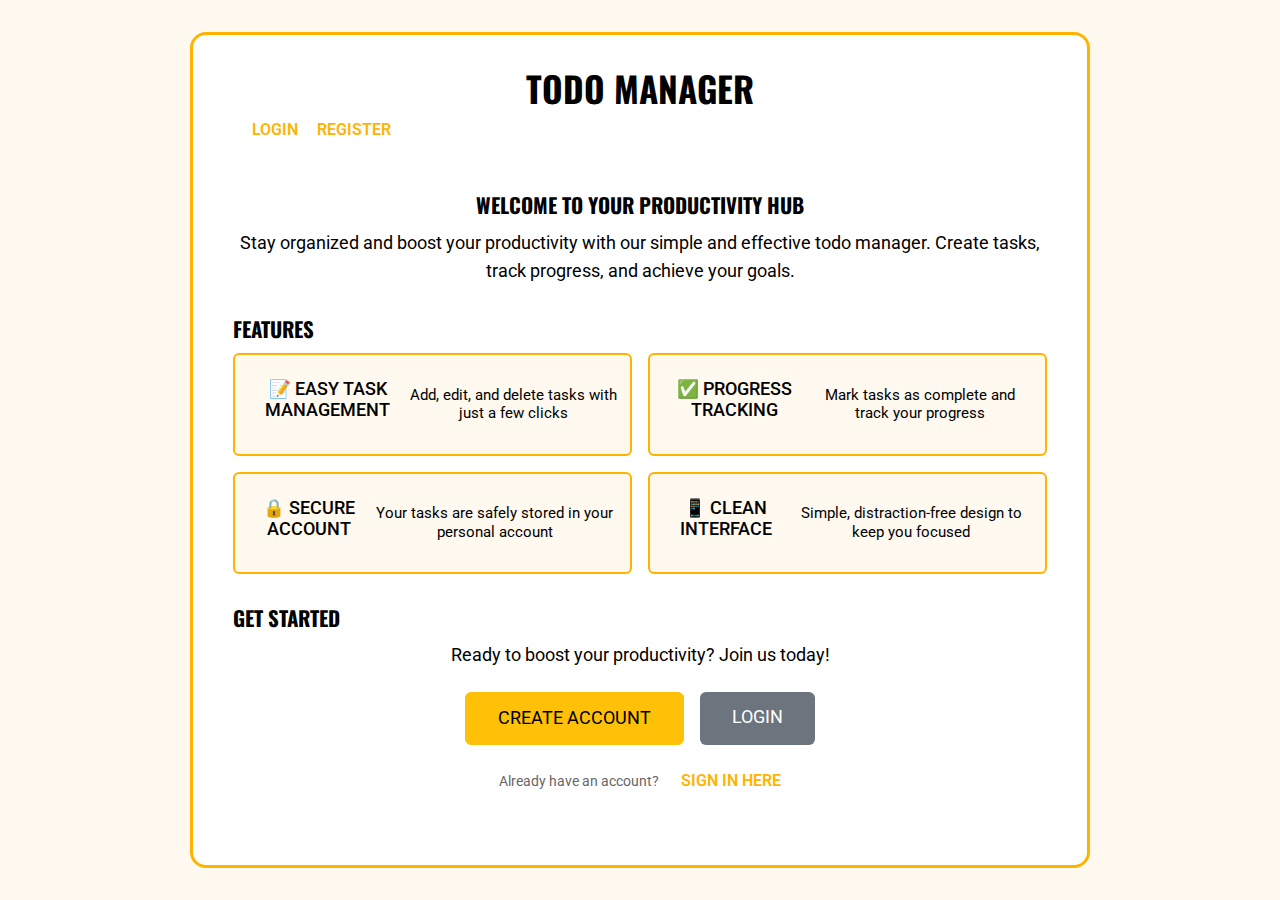
<file: index.html>
<!DOCTYPE html>
<html lang="en">
<head>
  <meta charset="UTF-8">
  <title>Minimal Productivity ToDo Manager</title>
  <meta name="viewport" content="width=device-width, initial-scale=1.0">
  <!-- Google Fonts: Oswald for headings, Roboto for body -->
  <link href="https://fonts.googleapis.com/css?family=Oswald:400,700&display=swap" rel="stylesheet">
  <link href="https://fonts.googleapis.com/css?family=Roboto:400,500,700&display=swap" rel="stylesheet">
  <!-- Bootstrap CSS -->
  <link href="https://cdn.jsdelivr.net/npm/bootstrap@5.3.0/dist/css/bootstrap.min.css" rel="stylesheet">
  <link rel="stylesheet" href="assets/styles.css">
</head>
<body>
  <div class="container">
    <header class="header-row" role="banner">
      <h1>TODO MANAGER</h1>
      <div id="user-actions">
        <a class="header-link" href="login.html">Login</a>
        <a class="header-link" href="register.html">Register</a>
      </div>
    </header>
    <main>
      <!-- Welcome Section -->
      <section id="welcome" style="margin-bottom: 2rem; text-align: center;">
        <h2>Welcome to Your Productivity Hub</h2>
        <p style="font-size: 1.1rem; margin-bottom: 2rem; line-height: 1.6;">
          Stay organized and boost your productivity with our simple and effective todo manager. 
          Create tasks, track progress, and achieve your goals.
        </p>
      </section>

      <!-- Features Section -->
      <section id="features" style="margin-bottom: 2rem;">
        <h2>Features</h2>
        <div style="display: grid; grid-template-columns: 1fr 1fr; gap: 1rem; margin-bottom: 2rem;">
          <div class="todo-item" style="height: auto !important; min-height: auto !important; max-height: none !important; padding: 1.5rem 0.75rem; text-align: center;">
            <h3 style="margin-bottom: 0.5rem; font-size: 1.1rem;">📝 Easy Task Management</h3>
            <p style="margin: 0; font-size: 0.95rem;">Add, edit, and delete tasks with just a few clicks</p>
          </div>
          <div class="todo-item" style="height: auto !important; min-height: auto !important; max-height: none !important; padding: 1.5rem 0.75rem; text-align: center;">
            <h3 style="margin-bottom: 0.5rem; font-size: 1.1rem;">✅ Progress Tracking</h3>
            <p style="margin: 0; font-size: 0.95rem;">Mark tasks as complete and track your progress</p>
          </div>
          <div class="todo-item" style="height: auto !important; min-height: auto !important; max-height: none !important; padding: 1.5rem 0.75rem; text-align: center;">
            <h3 style="margin-bottom: 0.5rem; font-size: 1.1rem;">🔒 Secure Account</h3>
            <p style="margin: 0; font-size: 0.95rem;">Your tasks are safely stored in your personal account</p>
          </div>
          <div class="todo-item" style="height: auto !important; min-height: auto !important; max-height: none !important; padding: 1.5rem 0.75rem; text-align: center;">
            <h3 style="margin-bottom: 0.5rem; font-size: 1.1rem;">📱 Clean Interface</h3>
            <p style="margin: 0; font-size: 0.95rem;">Simple, distraction-free design to keep you focused</p>
          </div>
        </div>
      </section>

      <!-- Get Started Section -->
      <section id="get-started" style="margin-bottom: 2rem;">
        <h2>Get Started</h2>
        <div style="text-align: center; margin-bottom: 1.5rem;">
          <p style="font-size: 1.1rem; margin-bottom: 1.5rem;">Ready to boost your productivity? Join us today!</p>
          <div style="display: flex; gap: 1rem; justify-content: center; flex-wrap: wrap;">
            <a href="register.html" class="btn btn-warning" style="padding: 0.75rem 2rem; font-size: 1.1rem; text-decoration: none;">Create Account</a>
            <a href="login.html" class="btn btn-secondary" style="padding: 0.75rem 2rem; font-size: 1.1rem; text-decoration: none; background: #6c757d !important; color: white !important; border: none !important;">Login</a>
          </div>
        </div>
        <div style="text-align: center;">
          <p style="margin: 0; font-size: 0.9rem; color: #666;">
            Already have an account? <a href="login.html" class="header-link">Sign in here</a>
          </p>
        </div>
      </section>
    </main>
    <div style="height: 2.5rem;"></div>
  </div>
</body>
</html>
</file>
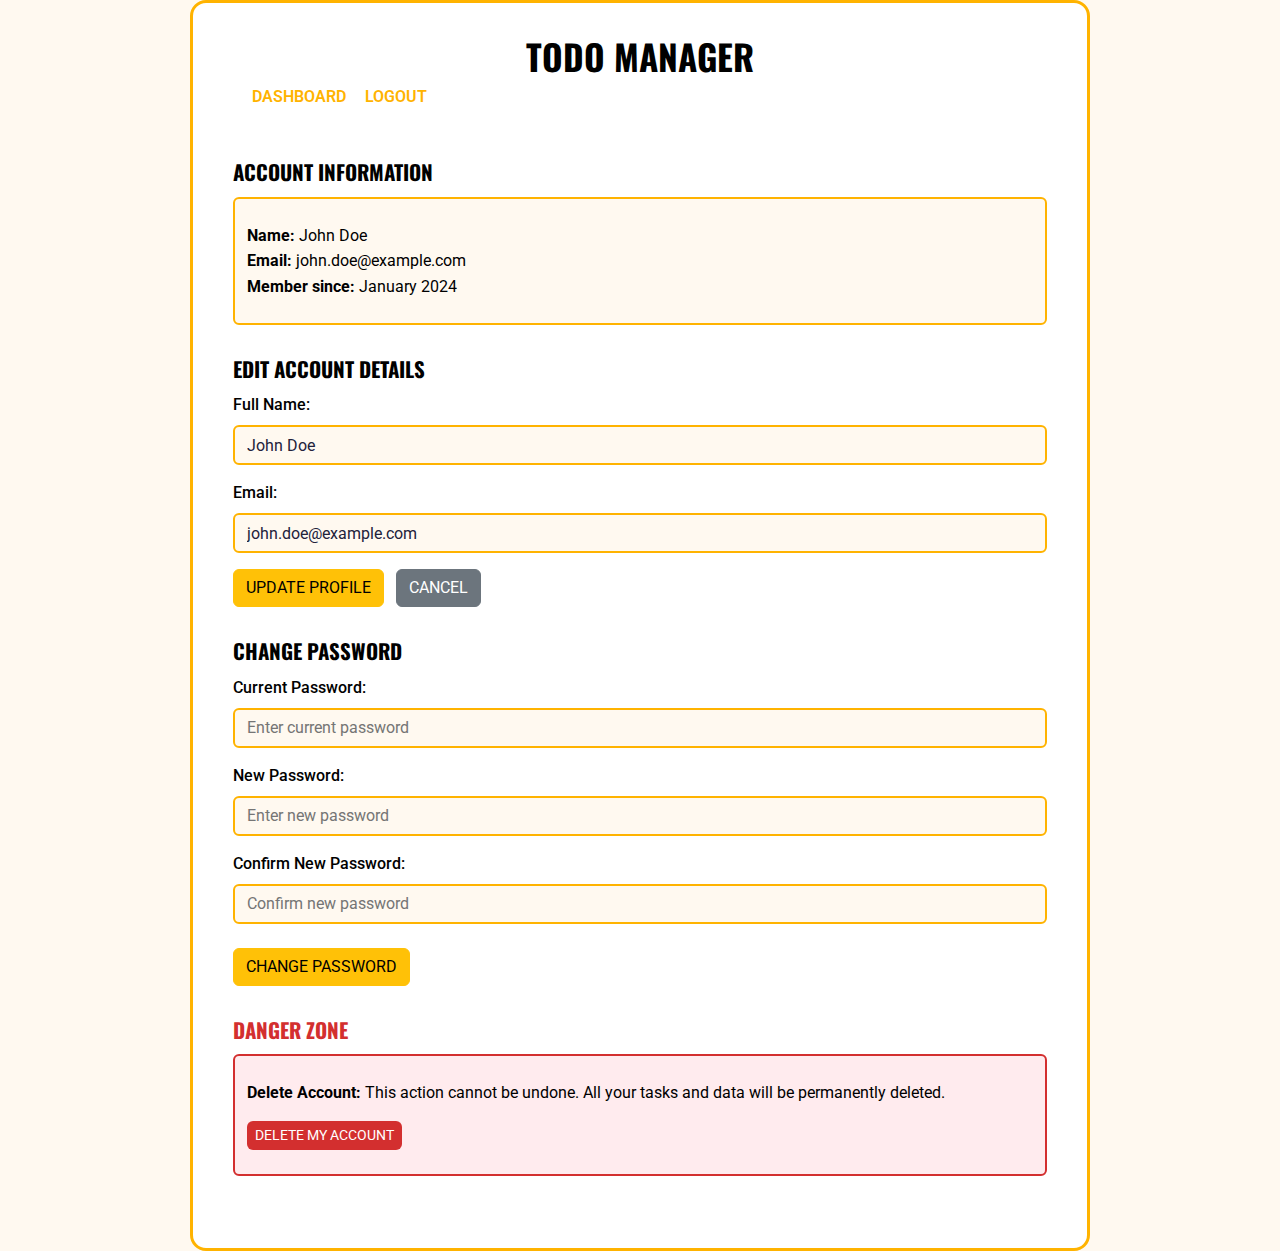
<file: account.html>
<!DOCTYPE html>
<html lang="en">
<head>
  <meta charset="UTF-8">
  <title>Account - Minimal Productivity ToDo Manager</title>
  <meta name="viewport" content="width=device-width, initial-scale=1.0">
  <!-- Google Fonts: Oswald for headings, Roboto for body -->
  <link href="https://fonts.googleapis.com/css?family=Oswald:400,700&display=swap" rel="stylesheet">
  <link href="https://fonts.googleapis.com/css?family=Roboto:400,500,700&display=swap" rel="stylesheet">
  <!-- Bootstrap CSS -->
  <link href="https://cdn.jsdelivr.net/npm/bootstrap@5.3.0/dist/css/bootstrap.min.css" rel="stylesheet">
  <link rel="stylesheet" href="assets/styles.css">
</head>
<body>
  <div class="container">
    <header class="header-row" role="banner">
      <h1>TODO MANAGER</h1>
      <div id="user-actions">
        <a class="header-link" href="dashboard.html">Dashboard</a>
        <a class="header-link" href="#" onclick="handleLogout()">Logout</a>
      </div>
    </header>
    <main>
      <!-- Account Information Section -->
      <section id="account-info" style="margin-bottom: 2rem;">
        <h2>Account Information</h2>
        <div class="todo-item" style="margin-bottom: 1rem; height: auto !important; min-height: auto !important; max-height: none !important; padding: 1.5rem 0.75rem; color: #000 !important; line-height: 1.6;">
          <div style="color: #000 !important;">
            <strong style="color: #000 !important;">Name:</strong> <span id="user-name" style="color: #000 !important;">John Doe</span><br>
            <strong style="color: #000 !important;">Email:</strong> <span id="user-email" style="color: #000 !important;">john.doe@example.com</span><br>
            <strong style="color: #000 !important;">Member since:</strong> <span id="member-since" style="color: #000 !important;">January 2024</span>
          </div>
        </div>
      </section>

      <!-- Edit Account Section -->
      <section id="edit-account" style="margin-bottom: 2rem;">
        <h2>Edit Account Details</h2>
        <form class="edit-account-form" onsubmit="handleAccountUpdate(event)">
          <div style="margin-bottom: 1rem;">
            <label for="edit-fullname" style="display: block; margin-bottom: 0.5rem; font-weight: 500;">Full Name:</label>
            <input type="text" id="edit-fullname" name="fullname" placeholder="Enter your full name" required style="width: 100%;">
          </div>
          <div style="margin-bottom: 1rem;">
            <label for="edit-email" style="display: block; margin-bottom: 0.5rem; font-weight: 500;">Email:</label>
            <input type="email" id="edit-email" name="email" placeholder="Enter your email" required style="width: 100%;">
          </div>
          <button type="submit" class="btn btn-warning" style="margin-right: 0.5rem;">Update Profile</button>
          <button type="button" class="btn btn-secondary" onclick="cancelEdit()">Cancel</button>
        </form>
      </section>

      <!-- Change Password Section -->
      <section id="change-password" style="margin-bottom: 2rem;">
        <h2>Change Password</h2>
        <form class="change-password-form" onsubmit="handlePasswordChange(event)">
          <div style="margin-bottom: 1rem;">
            <label for="current-password" style="display: block; margin-bottom: 0.5rem; font-weight: 500;">Current Password:</label>
            <input type="password" id="current-password" name="current-password" placeholder="Enter current password" required style="width: 100%;">
          </div>
          <div style="margin-bottom: 1rem;">
            <label for="new-password" style="display: block; margin-bottom: 0.5rem; font-weight: 500;">New Password:</label>
            <input type="password" id="new-password" name="new-password" placeholder="Enter new password" required style="width: 100%;">
          </div>
          <div style="margin-bottom: 1.5rem;">
            <label for="confirm-new-password" style="display: block; margin-bottom: 0.5rem; font-weight: 500;">Confirm New Password:</label>
            <input type="password" id="confirm-new-password" name="confirm-new-password" placeholder="Confirm new password" required style="width: 100%;">
          </div>
          <button type="submit" class="btn btn-warning">Change Password</button>
        </form>
      </section>

      <!-- Danger Zone -->
      <section id="danger-zone" style="margin-bottom: 2rem;">
        <h2 style="color: #d32f2f;">Danger Zone</h2>
        <div class="todo-item" style="border-color: #d32f2f; background: #ffebee; margin-bottom: 1rem; height: auto !important; min-height: auto !important; max-height: none !important; padding: 1.5rem 0.75rem; color: #000 !important; line-height: 1.6;">
          <div style="color: #000 !important;">
            <strong style="color: #000 !important;">Delete Account:</strong> <span style="color: #000 !important;">This action cannot be undone. All your tasks and data will be permanently deleted.</span><br>
            <button class="btn btn-delete btn-sm" onclick="handleDeleteAccount()" style="margin-top: 1rem;">Delete My Account</button>
          </div>
        </div>
      </section>
    </main>
    <div style="height: 2.5rem;"></div>
  </div>

  <script>
    // Load user data on page load
    window.addEventListener('load', function() {
      loadUserData();
    });

    function loadUserData() {
      // In a real application, this would fetch from a server
      const userData = {
        name: 'John Doe',
        email: 'john.doe@example.com',
        memberSince: 'January 2024'
      };
      
      document.getElementById('user-name').textContent = userData.name;
      document.getElementById('user-email').textContent = userData.email;
      document.getElementById('member-since').textContent = userData.memberSince;
      
      // Pre-fill edit form
      document.getElementById('edit-fullname').value = userData.name;
      document.getElementById('edit-email').value = userData.email;
    }

    function handleAccountUpdate(event) {
      event.preventDefault();
      const fullname = document.getElementById('edit-fullname').value;
      const email = document.getElementById('edit-email').value;
      
      if (fullname && email) {
        // Update the display
        document.getElementById('user-name').textContent = fullname;
        document.getElementById('user-email').textContent = email;
        
        alert('Account updated successfully!\nIn a real application, this would update the server.');
      }
    }

    function cancelEdit() {
      loadUserData(); // Reset form to original values
    }

    function handlePasswordChange(event) {
      event.preventDefault();
      const currentPassword = document.getElementById('current-password').value;
      const newPassword = document.getElementById('new-password').value;
      const confirmNewPassword = document.getElementById('confirm-new-password').value;
      
      if (newPassword !== confirmNewPassword) {
        alert('New passwords do not match. Please try again.');
        return;
      }
      
      if (newPassword.length < 6) {
        alert('New password must be at least 6 characters long.');
        return;
      }
      
      if (currentPassword && newPassword) {
        alert('Password changed successfully!\nIn a real application, this would update the server.');
        // Clear the form
        document.querySelector('.change-password-form').reset();
      }
    }

    function handleDeleteAccount() {
      const confirmation = confirm('Are you sure you want to delete your account?\n\nThis action cannot be undone and will permanently delete all your tasks and data.');
      
      if (confirmation) {
        const finalConfirmation = confirm('This is your final warning!\n\nType "DELETE" in the next prompt to confirm account deletion.');
        
        if (finalConfirmation) {
          const deleteText = prompt('Type "DELETE" to confirm:');
          if (deleteText === 'DELETE') {
            alert('Account deletion confirmed.\nIn a real application, your account would be permanently deleted.');
            // Redirect to landing page after account deletion
            window.location.href = 'index.html';
          } else {
            alert('Account deletion cancelled.');
          }
        }
      }
    }

    function handleLogout() {
      const confirmation = confirm('Are you sure you want to logout?');
      if (confirmation) {
        alert('Logged out successfully!');
        // In a real application, this would clear session data
        window.location.href = 'index.html';
      }
    }
  </script>
</body>
</html>
</file>
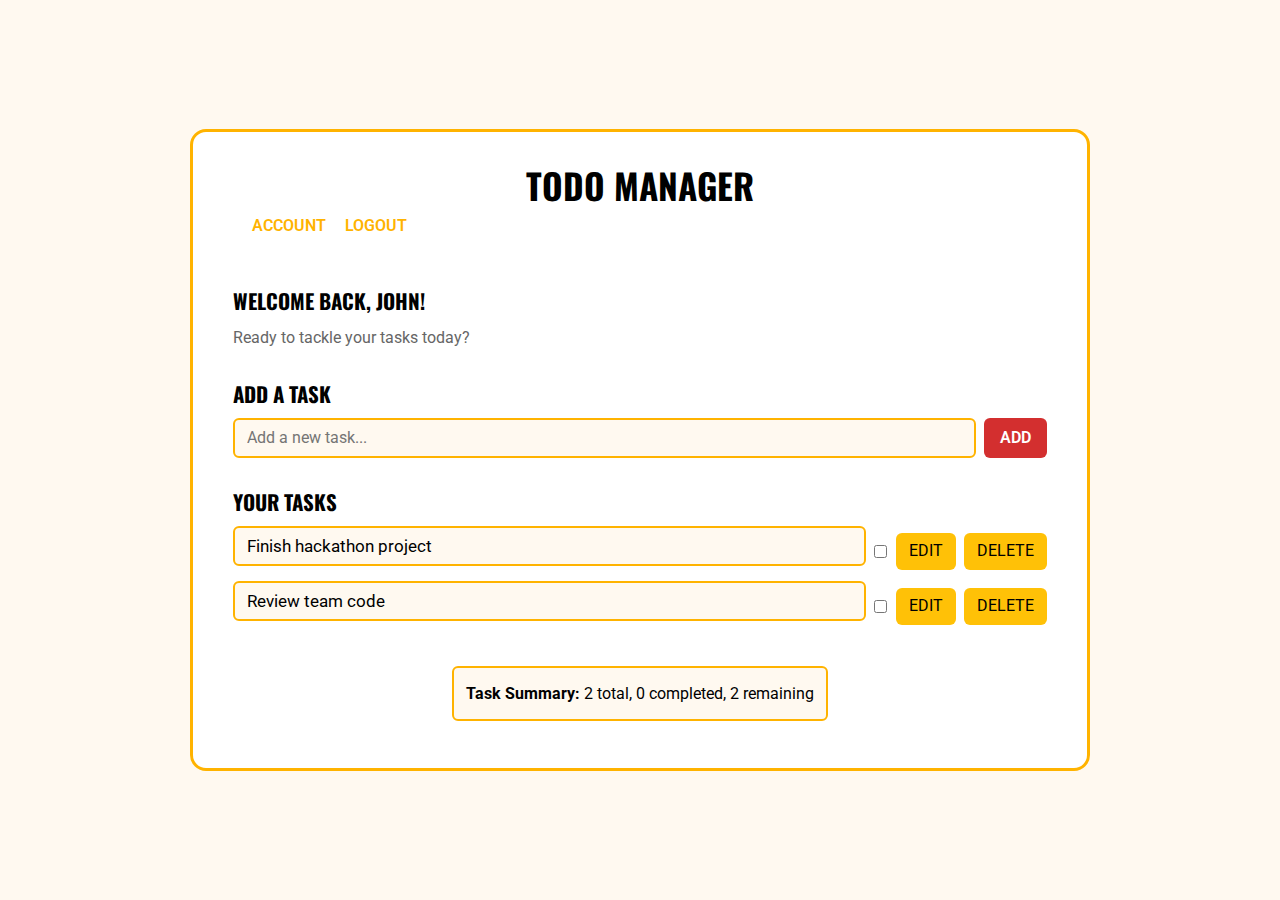
<file: dashboard.html>
<!DOCTYPE html>
<html lang="en">
<head>
  <meta charset="UTF-8">
  <title>Dashboard - Minimal Productivity ToDo Manager</title>
  <meta name="viewport" content="width=device-width, initial-scale=1.0">
  <!-- Google Fonts: Oswald for headings, Roboto for body -->
  <link href="https://fonts.googleapis.com/css?family=Oswald:400,700&display=swap" rel="stylesheet">
  <link href="https://fonts.googleapis.com/css?family=Roboto:400,500,700&display=swap" rel="stylesheet">
  <!-- Bootstrap CSS -->
  <link href="https://cdn.jsdelivr.net/npm/bootstrap@5.3.0/dist/css/bootstrap.min.css" rel="stylesheet">
  <link rel="stylesheet" href="assets/styles.css">
</head>
<body>
  <div class="container">
    <header class="header-row" role="banner">
      <h1>TODO MANAGER</h1>
      <div id="user-actions">
        <a class="header-link" href="account.html">Account</a>
        <a class="header-link" href="#" onclick="handleLogout()">Logout</a>
      </div>
    </header>
    <main>
      <!-- Welcome Message -->
      <section id="user-welcome" style="margin-bottom: 2rem;">
        <h2>Welcome back, <span id="user-display-name">John</span>!</h2>
        <p style="margin: 0; color: #666;">Ready to tackle your tasks today?</p>
      </section>

      <!-- Task Management -->
      <section id="task-management">
        <h2>ADD A TASK</h2>
        <form class="add-todo" onsubmit="addTodo(event)">
          <input type="text" id="new-todo" placeholder="Add a new task..." required>
          <button type="submit" class="btn btn-warning">Add</button>
        </form>
        
        <h2 style="margin-top:2rem; margin-bottom:0.7rem;">YOUR TASKS</h2>
        <ul class="todo-list" id="todo-list">
          <!-- Sample items -->
          <li class="todo-list-row">
            <div class="todo-item"><span class="todo-text">Finish hackathon project</span></div>
            <div class="actions">
              <input type="checkbox" title="Mark complete" onclick="toggleComplete(this)">
              <button class="btn btn-edit btn-sm ms-1" onclick="editTask(this)">Edit</button>
              <button class="btn btn-delete btn-sm ms-1" onclick="deleteTodo(this)">Delete</button>
            </div>
          </li>
          <li class="todo-list-row">
            <div class="todo-item"><span class="todo-text">Review team code</span></div>
            <div class="actions">
              <input type="checkbox" title="Mark complete" onclick="toggleComplete(this)">
              <button class="btn btn-edit btn-sm ms-1" onclick="editTask(this)">Edit</button>
              <button class="btn btn-delete btn-sm ms-1" onclick="deleteTodo(this)">Delete</button>
            </div>
          </li>
        </ul>
        
        <!-- Task Statistics -->
        <div style="margin-top: 2rem; text-align: center;">
          <div class="todo-item" style="height: auto !important; min-height: auto !important; max-height: none !important; padding: 1rem 0.75rem; display: inline-block; margin: 0 auto;">
            <strong>Task Summary:</strong> 
            <span id="total-tasks">2</span> total, 
            <span id="completed-tasks">0</span> completed, 
            <span id="remaining-tasks">2</span> remaining
          </div>
        </div>
      </section>
    </main>
    <div style="height: 2.5rem;"></div>
  </div>

  <script>
    // Load user data on page load
    window.addEventListener('load', function() {
      loadUserData();
      updateTaskStats();
    });

    function loadUserData() {
      // In a real application, this would fetch from a server
      const userData = {
        name: 'John Doe'
      };
      
      const firstName = userData.name.split(' ')[0];
      document.getElementById('user-display-name').textContent = firstName;
    }

    function addTodo(event) {
      event.preventDefault();
      const input = document.getElementById('new-todo');
      const text = input.value.trim();
      if (!text) return;
      const list = document.getElementById('todo-list');
      const li = document.createElement('li');
      li.className = 'todo-list-row';
      li.innerHTML = `
        <div class="todo-item"><span class="todo-text">${text}</span></div>
        <div class="actions">
          <input type="checkbox" title="Mark complete" onclick="toggleComplete(this)">
          <button class='btn btn-edit btn-sm ms-1' onclick="editTask(this)">Edit</button>
          <button class='btn btn-delete btn-sm ms-1' onclick="deleteTodo(this)">Delete</button>
        </div>
      `;
      list.appendChild(li);
      input.value = '';
      updateTaskStats();
    }

    function toggleComplete(checkbox) {
      const todoItem = checkbox.closest('.todo-list-row');
      const text = todoItem.querySelector('.todo-text');
      if (checkbox.checked) {
        text.style.textDecoration = 'line-through';
        text.style.opacity = '0.6';
        todoItem.style.opacity = '0.7';
      } else {
        text.style.textDecoration = '';
        text.style.opacity = '1';
        todoItem.style.opacity = '1';
      }
      updateTaskStats();
    }

    function editTask(btn) {
      const textSpan = btn.closest('.todo-list-row').querySelector('.todo-text');
      const current = textSpan.textContent;
      const newTask = prompt('Edit task:', current);
      if (newTask !== null && newTask.trim() !== '') {
        textSpan.textContent = newTask.trim();
      }
    }

    function deleteTodo(btn) {
      btn.closest('.todo-list-row').remove();
      updateTaskStats();
    }

    function updateTaskStats() {
      const allTasks = document.querySelectorAll('.todo-list-row');
      const completedTasks = document.querySelectorAll('.todo-list-row input[type="checkbox"]:checked');
      const total = allTasks.length;
      const completed = completedTasks.length;
      const remaining = total - completed;

      document.getElementById('total-tasks').textContent = total;
      document.getElementById('completed-tasks').textContent = completed;
      document.getElementById('remaining-tasks').textContent = remaining;
    }

    function handleLogout() {
      const confirmation = confirm('Are you sure you want to logout?');
      if (confirmation) {
        alert('Logged out successfully!');
        // In a real application, this would clear session data
        window.location.href = 'index.html';
      }
    }
  </script>
</body>
</html>
</file>
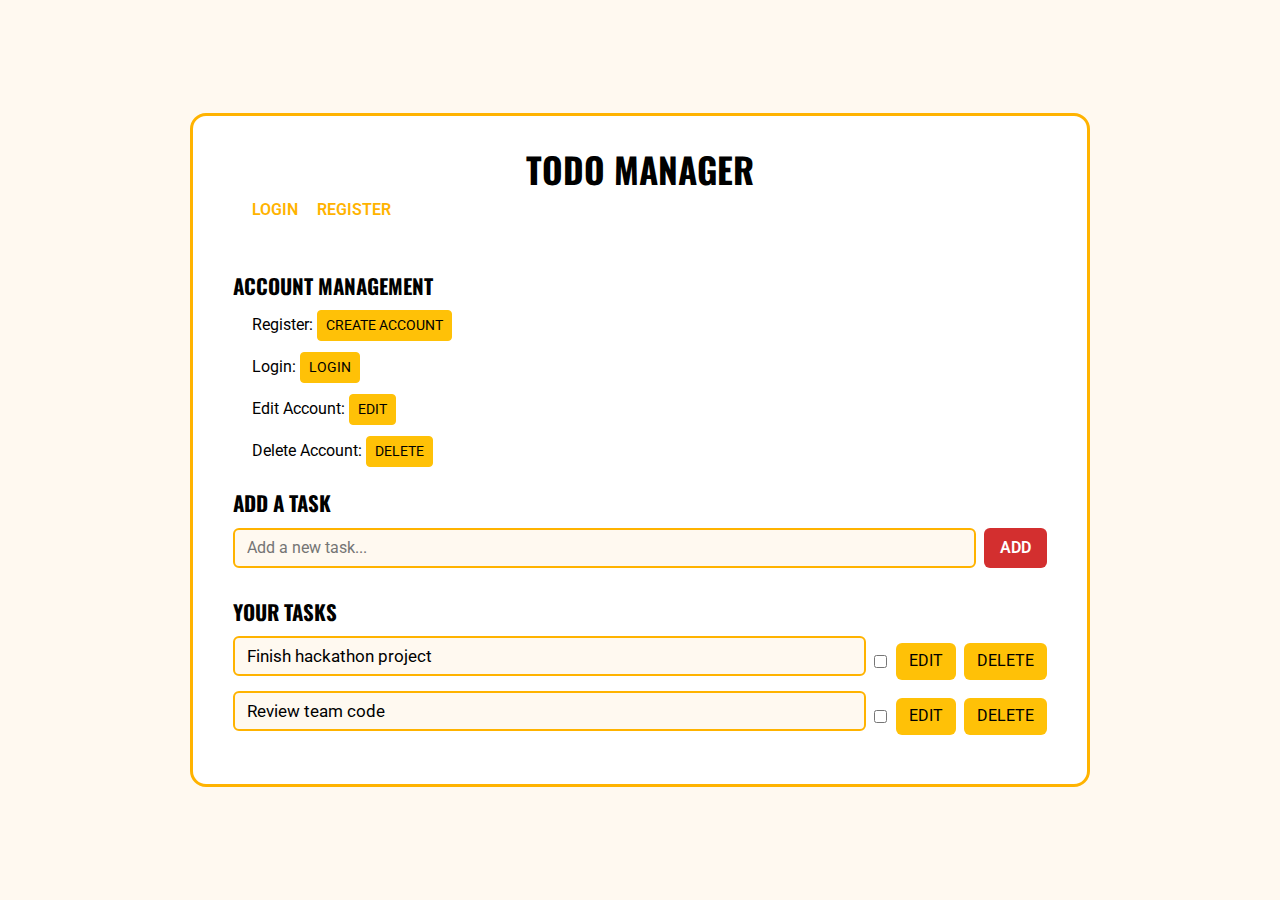
<file: home.html>
<!DOCTYPE html>
<html lang="en">
<head>
  <meta charset="UTF-8">
  <title>Minimal Productivity ToDo Manager</title>
  <meta name="viewport" content="width=device-width, initial-scale=1.0">
  <!-- Google Fonts: Oswald for headings, Roboto for body -->
  <link href="https://fonts.googleapis.com/css?family=Oswald:400,700&display=swap" rel="stylesheet">
  <link href="https://fonts.googleapis.com/css?family=Roboto:400,500,700&display=swap" rel="stylesheet">
  <!-- Bootstrap CSS -->
  <link href="https://cdn.jsdelivr.net/npm/bootstrap@5.3.0/dist/css/bootstrap.min.css" rel="stylesheet">
  <link rel="stylesheet" href="assets/styles.css">
</head>
  <body>
  <div class="container">
    <header class="header-row" role="banner">
      <h1>TODO MANAGER</h1>
      <div id="user-actions">
        <a class="header-link" onclick="alert('Show login form')">Login</a>
        <a class="header-link" onclick="alert('Show register form')">Register</a>
      </div>
    </header>
    <main>
      <!-- User Management Placeholders -->
      <section id="user-management" style="margin-bottom: 1.5rem;">
        <h2>Account Management</h2>
        <ul style="padding-left: 1.2rem;">
          <li>Register: <button class="btn btn-warning btn-sm" onclick="alert('Show register form')">Create Account</button></li>
          <li>Login: <button class="btn btn-warning btn-sm" onclick="alert('Show login form')">Login</button></li>
          <li>Edit Account: <button class="btn btn-warning btn-sm" onclick="alert('Edit account')">Edit</button></li>
          <li>Delete Account: <button class="btn btn-warning btn-sm" onclick="alert('Delete account')">Delete</button></li>
        </ul>
      </section>
      <!-- Task Management -->
      <section id="task-management">
        <h2>ADD A TASK</h2>
        <form class="add-todo" onsubmit="addTodo(event)">
          <input type="text" id="new-todo" placeholder="Add a new task..." required>
          <button type="submit" class="btn btn-warning">Add</button>
        </form>
  <h2 style="margin-top:2rem; margin-bottom:0.7rem;">YOUR TASKS</h2>
        <ul class="todo-list" id="todo-list">
          <!-- Sample items -->
          <li class="todo-list-row">
            <div class="todo-item"><span class="todo-text">Finish hackathon project</span></div>
            <div class="actions">
              <input type="checkbox" title="Mark complete" onclick="toggleComplete(this)">
              <button class="btn btn-edit btn-sm ms-1" onclick="editTask(this)">Edit</button>
              <button class="btn btn-delete btn-sm ms-1" onclick="deleteTodo(this)">Delete</button>
            </div>
          </li>
          <li class="todo-list-row">
            <div class="todo-item"><span class="todo-text">Review team code</span></div>
            <div class="actions">
              <input type="checkbox" title="Mark complete" onclick="toggleComplete(this)">
              <button class="btn btn-edit btn-sm ms-1" onclick="editTask(this)">Edit</button>
              <button class="btn btn-delete btn-sm ms-1" onclick="deleteTodo(this)">Delete</button>
            </div>
          </li>
        </ul>
      </section>
  </main>
  <div style="height: 2.5rem;"></div>
  </div>
    <script>
      function addTodo(event) {
        event.preventDefault();
        const input = document.getElementById('new-todo');
        const text = input.value.trim();
        if (!text) return;
        const list = document.getElementById('todo-list');
        const li = document.createElement('li');
        li.className = 'todo-list-row';
        li.innerHTML = `
          <div class="todo-item"><span class="todo-text">${text}</span></div>
          <div class="actions">
            <input type="checkbox" title="Mark complete" onclick="toggleComplete(this)">
            <button class='btn btn-edit btn-sm ms-1' onclick="editTask(this)">Edit</button>
            <button class='btn btn-delete btn-sm ms-1' onclick="deleteTodo(this)">Delete</button>
          </div>
        `;
        list.appendChild(li);
        input.value = '';
      }
      function toggleComplete(checkbox) {
        const text = checkbox.closest('.todo-item').querySelector('.todo-text');
        if (checkbox.checked) {
          text.style.textDecoration = 'line-through';
          text.style.opacity = '0.6';
        } else {
          text.style.textDecoration = '';
          text.style.opacity = '1';
        }
      }
      function editTask(btn) {
        const textSpan = btn.closest('.todo-item').querySelector('.todo-text');
        const current = textSpan.textContent;
        const newTask = prompt('Edit task:', current);
        if (newTask !== null && newTask.trim() !== '') {
          textSpan.textContent = newTask.trim();
        }
      }
      function deleteTodo(btn) {
        btn.closest('.todo-item').remove();
      }
    </script>
  </body>
</html>
</file>
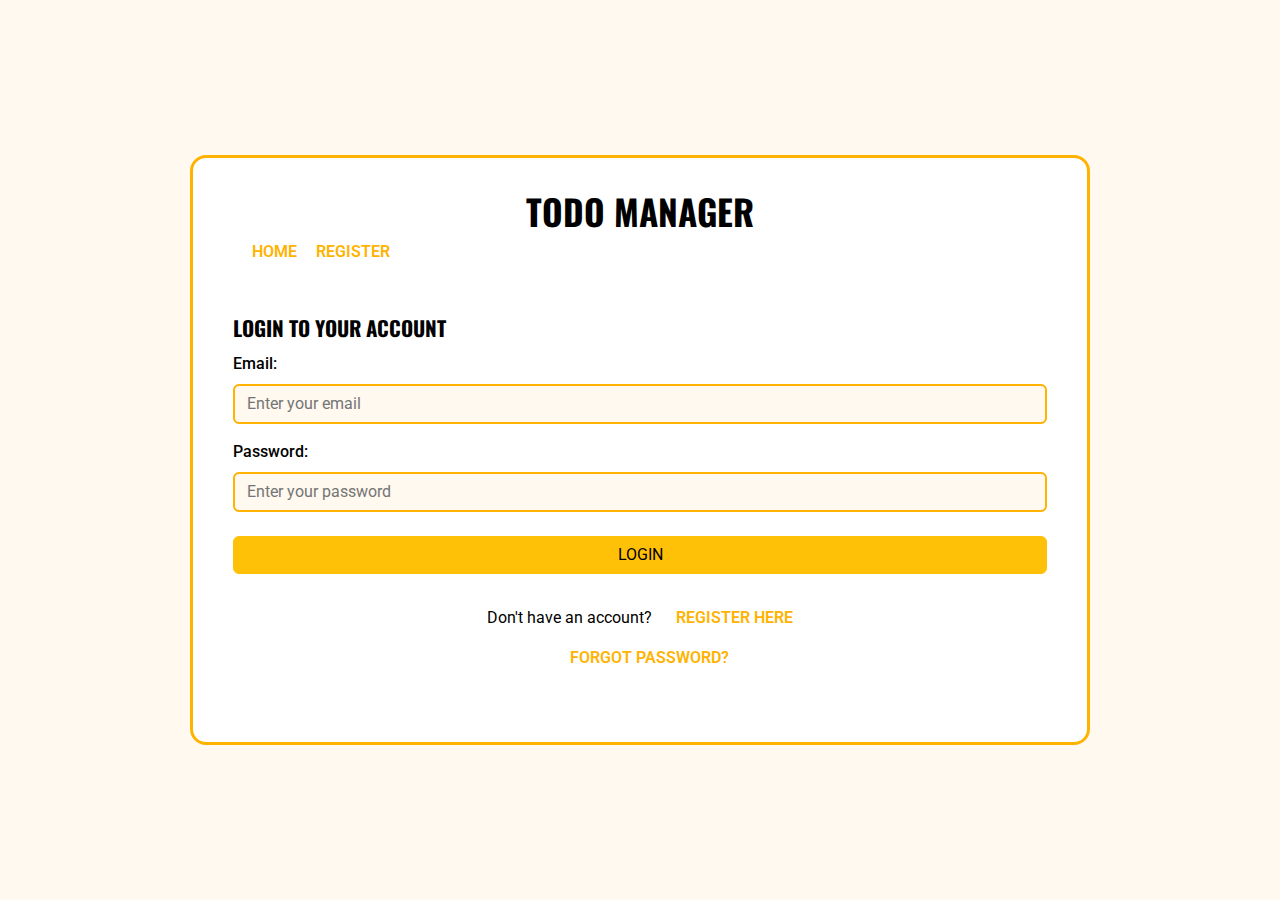
<file: login.html>
<!DOCTYPE html>
<html lang="en">
<head>
  <meta charset="UTF-8">
  <title>Login - Minimal Productivity ToDo Manager</title>
  <meta name="viewport" content="width=device-width, initial-scale=1.0">
  <!-- Google Fonts: Oswald for headings, Roboto for body -->
  <link href="https://fonts.googleapis.com/css?family=Oswald:400,700&display=swap" rel="stylesheet">
  <link href="https://fonts.googleapis.com/css?family=Roboto:400,500,700&display=swap" rel="stylesheet">
  <!-- Bootstrap CSS -->
  <link href="https://cdn.jsdelivr.net/npm/bootstrap@5.3.0/dist/css/bootstrap.min.css" rel="stylesheet">
  <link rel="stylesheet" href="assets/styles.css">
</head>
<body>
  <div class="container">
    <header class="header-row" role="banner">
      <h1>TODO MANAGER</h1>
      <div id="user-actions">
        <a class="header-link" href="index.html">Home</a>
        <a class="header-link" href="register.html">Register</a>
      </div>
    </header>
    <main>
      <section id="login-form" style="margin-bottom: 2rem;">
        <h2>Login to Your Account</h2>
        <form class="login-form" onsubmit="handleLogin(event)">
          <div style="margin-bottom: 1rem;">
            <label for="email" style="display: block; margin-bottom: 0.5rem; font-weight: 500;">Email:</label>
            <input type="email" id="email" name="email" placeholder="Enter your email" required style="width: 100%;">
          </div>
          <div style="margin-bottom: 1.5rem;">
            <label for="password" style="display: block; margin-bottom: 0.5rem; font-weight: 500;">Password:</label>
            <input type="password" id="password" name="password" placeholder="Enter your password" required style="width: 100%;">
          </div>
          <button type="submit" class="btn btn-warning" style="width: 100%; margin-bottom: 1rem;">Login</button>
        </form>
        <div style="text-align: center; margin-top: 1rem;">
          <p>Don't have an account? <a href="register.html" class="header-link">Register here</a></p>
          <p><a href="#" class="header-link" onclick="alert('Password reset functionality would be implemented here')">Forgot Password?</a></p>
        </div>
      </section>
    </main>
    <div style="height: 2.5rem;"></div>
  </div>

  <script>
    function handleLogin(event) {
      event.preventDefault();
      const email = document.getElementById('email').value;
      const password = document.getElementById('password').value;
      
      // Placeholder login logic
      if (email && password) {
        alert(`Login successful! Welcome back.`);
        // Redirect to dashboard after successful login
        window.location.href = 'dashboard.html';
      }
    }
  </script>
</body>
</html>
</file>
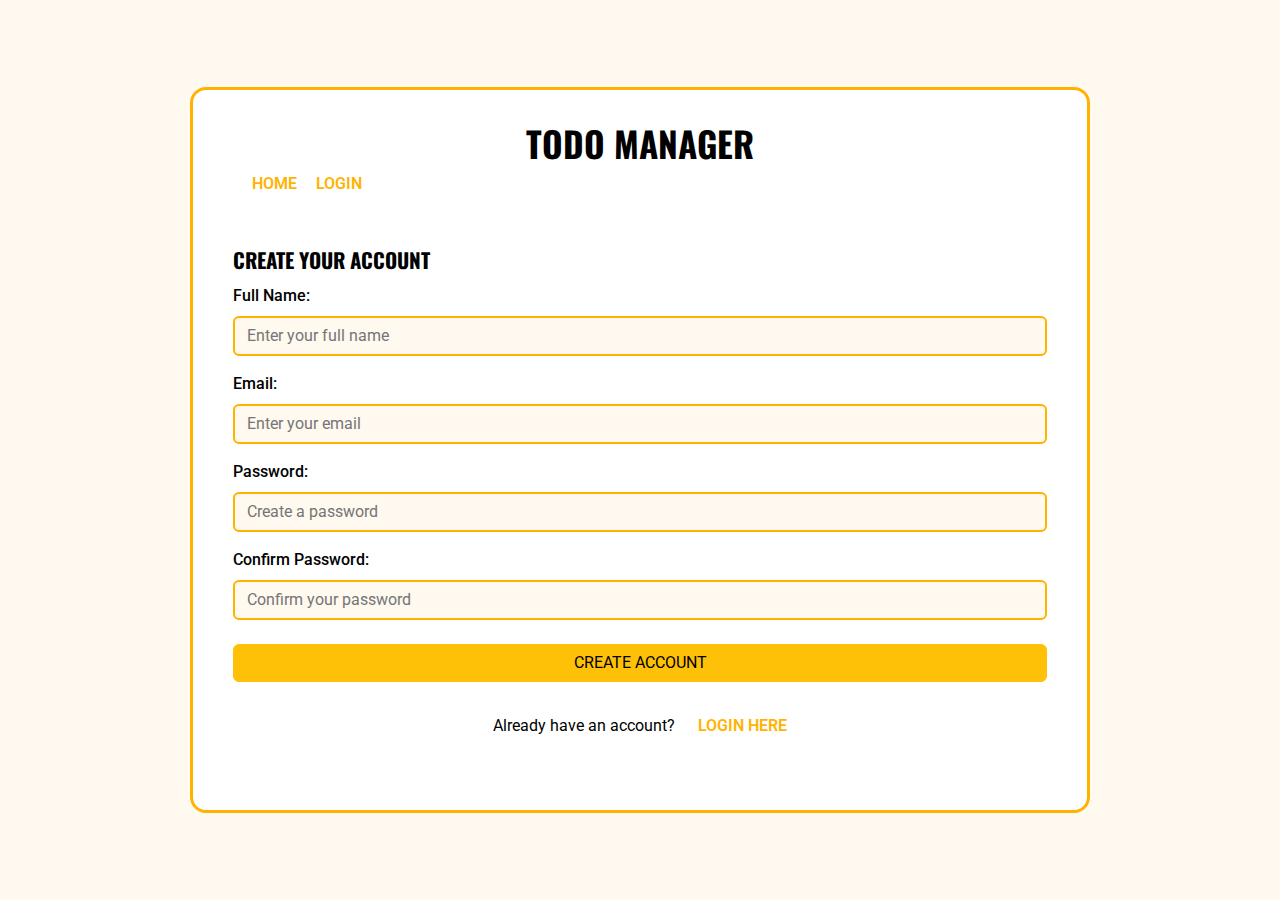
<file: register.html>
<!DOCTYPE html>
<html lang="en">
<head>
  <meta charset="UTF-8">
  <title>Register - Minimal Productivity ToDo Manager</title>
  <meta name="viewport" content="width=device-width, initial-scale=1.0">
  <!-- Google Fonts: Oswald for headings, Roboto for body -->
  <link href="https://fonts.googleapis.com/css?family=Oswald:400,700&display=swap" rel="stylesheet">
  <link href="https://fonts.googleapis.com/css?family=Roboto:400,500,700&display=swap" rel="stylesheet">
  <!-- Bootstrap CSS -->
  <link href="https://cdn.jsdelivr.net/npm/bootstrap@5.3.0/dist/css/bootstrap.min.css" rel="stylesheet">
  <link rel="stylesheet" href="assets/styles.css">
</head>
<body>
  <div class="container">
    <header class="header-row" role="banner">
      <h1>TODO MANAGER</h1>
      <div id="user-actions">
        <a class="header-link" href="index.html">Home</a>
        <a class="header-link" href="login.html">Login</a>
      </div>
    </header>
    <main>
      <section id="register-form" style="margin-bottom: 2rem;">
        <h2>Create Your Account</h2>
        <form class="register-form" onsubmit="handleRegister(event)">
          <div style="margin-bottom: 1rem;">
            <label for="fullname" style="display: block; margin-bottom: 0.5rem; font-weight: 500;">Full Name:</label>
            <input type="text" id="fullname" name="fullname" placeholder="Enter your full name" required style="width: 100%;">
          </div>
          <div style="margin-bottom: 1rem;">
            <label for="email" style="display: block; margin-bottom: 0.5rem; font-weight: 500;">Email:</label>
            <input type="email" id="email" name="email" placeholder="Enter your email" required style="width: 100%;">
          </div>
          <div style="margin-bottom: 1rem;">
            <label for="password" style="display: block; margin-bottom: 0.5rem; font-weight: 500;">Password:</label>
            <input type="password" id="password" name="password" placeholder="Create a password" required style="width: 100%;">
          </div>
          <div style="margin-bottom: 1.5rem;">
            <label for="confirm-password" style="display: block; margin-bottom: 0.5rem; font-weight: 500;">Confirm Password:</label>
            <input type="password" id="confirm-password" name="confirm-password" placeholder="Confirm your password" required style="width: 100%;">
          </div>
          <button type="submit" class="btn btn-warning" style="width: 100%; margin-bottom: 1rem;">Create Account</button>
        </form>
        <div style="text-align: center; margin-top: 1rem;">
          <p>Already have an account? <a href="login.html" class="header-link">Login here</a></p>
        </div>
      </section>
    </main>
    <div style="height: 2.5rem;"></div>
  </div>

  <script>
    function handleRegister(event) {
      event.preventDefault();
      const fullname = document.getElementById('fullname').value;
      const email = document.getElementById('email').value;
      const password = document.getElementById('password').value;
      const confirmPassword = document.getElementById('confirm-password').value;
      
      // Basic validation
      if (password !== confirmPassword) {
        alert('Passwords do not match. Please try again.');
        return;
      }
      
      if (password.length < 6) {
        alert('Password must be at least 6 characters long.');
        return;
      }
      
      // Placeholder registration logic
      if (fullname && email && password) {
        alert(`Account created successfully! Welcome, ${fullname}!`);
        // Redirect to dashboard page after successful registration
        window.location.href = 'dashboard.html';
      }
    }
  </script>
</body>
</html>
</file>
<file: assets/styles.css>
.todo-list-row {
  display: flex;
  align-items: center;
  gap: 0.5rem;
  margin-bottom: 0.12rem;
}
.todo-list-row .todo-item {
  flex: 1 1 auto;
}
.todo-list-row .actions {
  display: flex;
  align-items: center;
  gap: 0.3rem;
}

.todo-item .btn-edit {
  background: #ffc107 !important;
  color: #000 !important;
  border: none !important;
  border-radius: 6px !important;
}
.todo-item .btn-edit:hover {
  background: #ffb300 !important;
  color: #000 !important;
}
.todo-item .btn-delete {
  background: #d32f2f !important;
  color: #fff !important;
  border: none !important;
  border-radius: 6px !important;
}
.todo-item .btn-delete:hover {
  background: #b71c1c !important;
  color: #fff !important;
}
/* Make the Add button red with white text */
.add-todo button[type="submit"] {
  background: #d32f2f !important;
  color: #fff !important;
  border: none !important;
}
.add-todo button[type="submit"]:hover {
  background: #b71c1c !important;
  color: #fff !important;
}

.add-todo {
  margin-bottom: 1.2rem;
}

.header-content {
  width: 100%;
  display: flex;
  justify-content: space-between;
  align-items: center;
  padding: 1.2rem 0 1.2rem 0;
  margin: 0;
}
/* Header styling */
header.site-header {
  width: 100vw;
  left: 0;
  right: 0;
  background: #fff3cd;
  border-bottom: 2px solid #ffb300;
  padding: 1.2rem 0.5rem 1.2rem 0.5rem;
  margin-bottom: 2rem;
  display: block;
  position: relative;
  box-shadow: 0 2px 8px #ffb30022;
}
.header-content {
  width: 100%;
  max-width: 1100px;
  margin: 0 auto;
  display: flex;
  justify-content: space-between;
  align-items: center;
}
/* Header links styling */
.header-link {
  color: #ffb300;
  font-weight: 600;
  text-decoration: none;
  margin-left: 1.2rem;
  margin-right: 0;
  font-size: 1rem;
  cursor: pointer;
  transition: color 0.2s;
  text-transform: uppercase;
}
.header-link:hover {
  color: #b37b00;
  text-decoration: underline;
}
#user-actions {
  display: flex;
  align-items: center;
}
/* Make all button text uppercase */
button, .btn {
  text-transform: uppercase !important;
}
body {
  background: #FFF9F0;
  color: #000;
  font-family: 'Roboto', Arial, sans-serif;
  margin: 0;
  min-height: 100vh;
  display: flex;
  flex-direction: column;
  align-items: center;
  justify-content: center;
}
.container {
  background: #fff;
  border-radius: 16px;
  border: 3px solid #FFB300;
  padding: 0;
  max-width: 900px;
  width: 95vw;
  display: flex;
  flex-direction: column;
  gap: 0;
  box-sizing: border-box;
}
.container > header.site-header {
  margin-bottom: 0;
}
.container > *:not(header.site-header) {
  padding-left: 2.5rem;
  padding-right: 2.5rem;
  padding-top: 2rem;
  padding-bottom: 0;
}
h1 {
  text-align: center;
  font-family: 'Oswald', Arial, sans-serif;
  font-weight: 700;
  color: #000;
  margin-bottom: 0.5rem;
  text-transform: uppercase;
  font-size: 2.2rem;
}
h2 {
  font-family: 'Oswald', Arial, sans-serif;
  text-transform: uppercase;
  font-size: 1.3rem;
  font-weight: 700;
  margin-top: 1.2rem;
  margin-bottom: 0.7rem;
}
h3, h4, h5, h6 {
  font-family: 'Roboto', Arial, sans-serif;
  text-transform: uppercase;
}
.todo-list {
  list-style: none;
  padding: 0;
  margin: 0;
  display: flex;
  flex-direction: column;
  gap: 0.12rem;
}
.todo-list .todo-item {
  margin-bottom: 0.7rem;
}
#user-management ul {
  list-style: none;
  padding: 0;
  margin: 0;
}
#user-management ul li {
  margin-bottom: 0.7rem;
  padding-left: 1.2rem;
  text-indent: -1.2rem;
}
/* Restore original todo-item box style */
/* Restore original todo-item box style, not bold */
.todo-item {
  display: flex;
  align-items: center;
  background: #FFF9F0;
  border-radius: 6px;
  padding: 0 0.75rem;
  color: #000;
  font-weight: normal;
  border: 2px solid #FFB300;
  transition: background 0.2s, color 0.2s;
  height: 2.5rem;
  min-height: 2.5rem;
  max-height: 2.5rem;
  line-height: 1.2;
  box-sizing: border-box;
  overflow: hidden;
}
.todo-item:hover {
  background: #FFE6A7;
  color: #000;
}
.todo-text {
  flex: 1;
  font-size: 1.05rem;
  white-space: nowrap;
  overflow: hidden;
  text-overflow: ellipsis;
}
/* Restore original button style for actions */
.actions button {
  background: #ffc107;
  border: none;
  color: #000;
  border-radius: 6px;
  padding: 0.4rem 0.8rem;
  font-size: 1rem;
  cursor: pointer;
  margin-left: 0.5rem;
  transition: background 0.2s, color 0.2s;
}
.actions button:hover {
  background: #ffb300;
  color: #000;
}
.add-todo {
  display: flex;
  gap: 0.5rem;
}
.add-todo input {
  flex: 1;
  padding: 0.5rem 0.75rem;
  border: 2px solid #FFB300;
  border-radius: 6px;
  font-size: 1rem;
  background: #FFF9F0;
  color: #22223B;
  outline: none;
  transition: border 0.2s;
  height: 2.5rem;
  box-sizing: border-box;
}
.add-todo input:focus {
  border: 2px solid #FFB300;
}
/* Make all input fields on the page match the add-todo input */
input[type="text"], input[type="password"], input[type="email"] {
  height: 2.5rem;
  border: 2px solid #FFB300;
  border-radius: 6px;
  font-size: 1rem;
  background: #FFF9F0;
  color: #22223B;
  outline: none;
  box-sizing: border-box;
  padding: 0.5rem 0.75rem;
  transition: border 0.2s;
}
input[type="text"]:focus, input[type="password"]:focus, input[type="email"]:focus {
  border: 2px solid #FFB300;
}
.add-todo button {
  background: #00B8D9;
  color: #fff;
  border: none;
  border-radius: 6px;
  padding: 0.5rem 1rem;
  font-size: 1rem;
  font-weight: 600;
  cursor: pointer;
  transition: background 0.2s, color 0.2s;
}
.add-todo button:hover {
  background: #FFB300;
  color: #22223B;
}
@media (max-width: 900px) {
  .container {
    max-width: 700px;
  }
  .container > *:not(header.site-header) {
    padding-left: 1.2rem;
    padding-right: 1.2rem;
    padding-top: 1.5rem;
  }
}
@media (max-width: 700px) {
  .container {
    max-width: 500px;
  }
  .container > *:not(header.site-header) {
    padding-left: 0.5rem;
    padding-right: 0.5rem;
    padding-top: 1rem;
  }
}
@media (max-width: 500px) {
  .container {
    max-width: 98vw;
  }
  .container > *:not(header.site-header) {
    padding-left: 0.2rem;
    padding-right: 0.2rem;
    padding-top: 0.5rem;
  }
}
</file>
